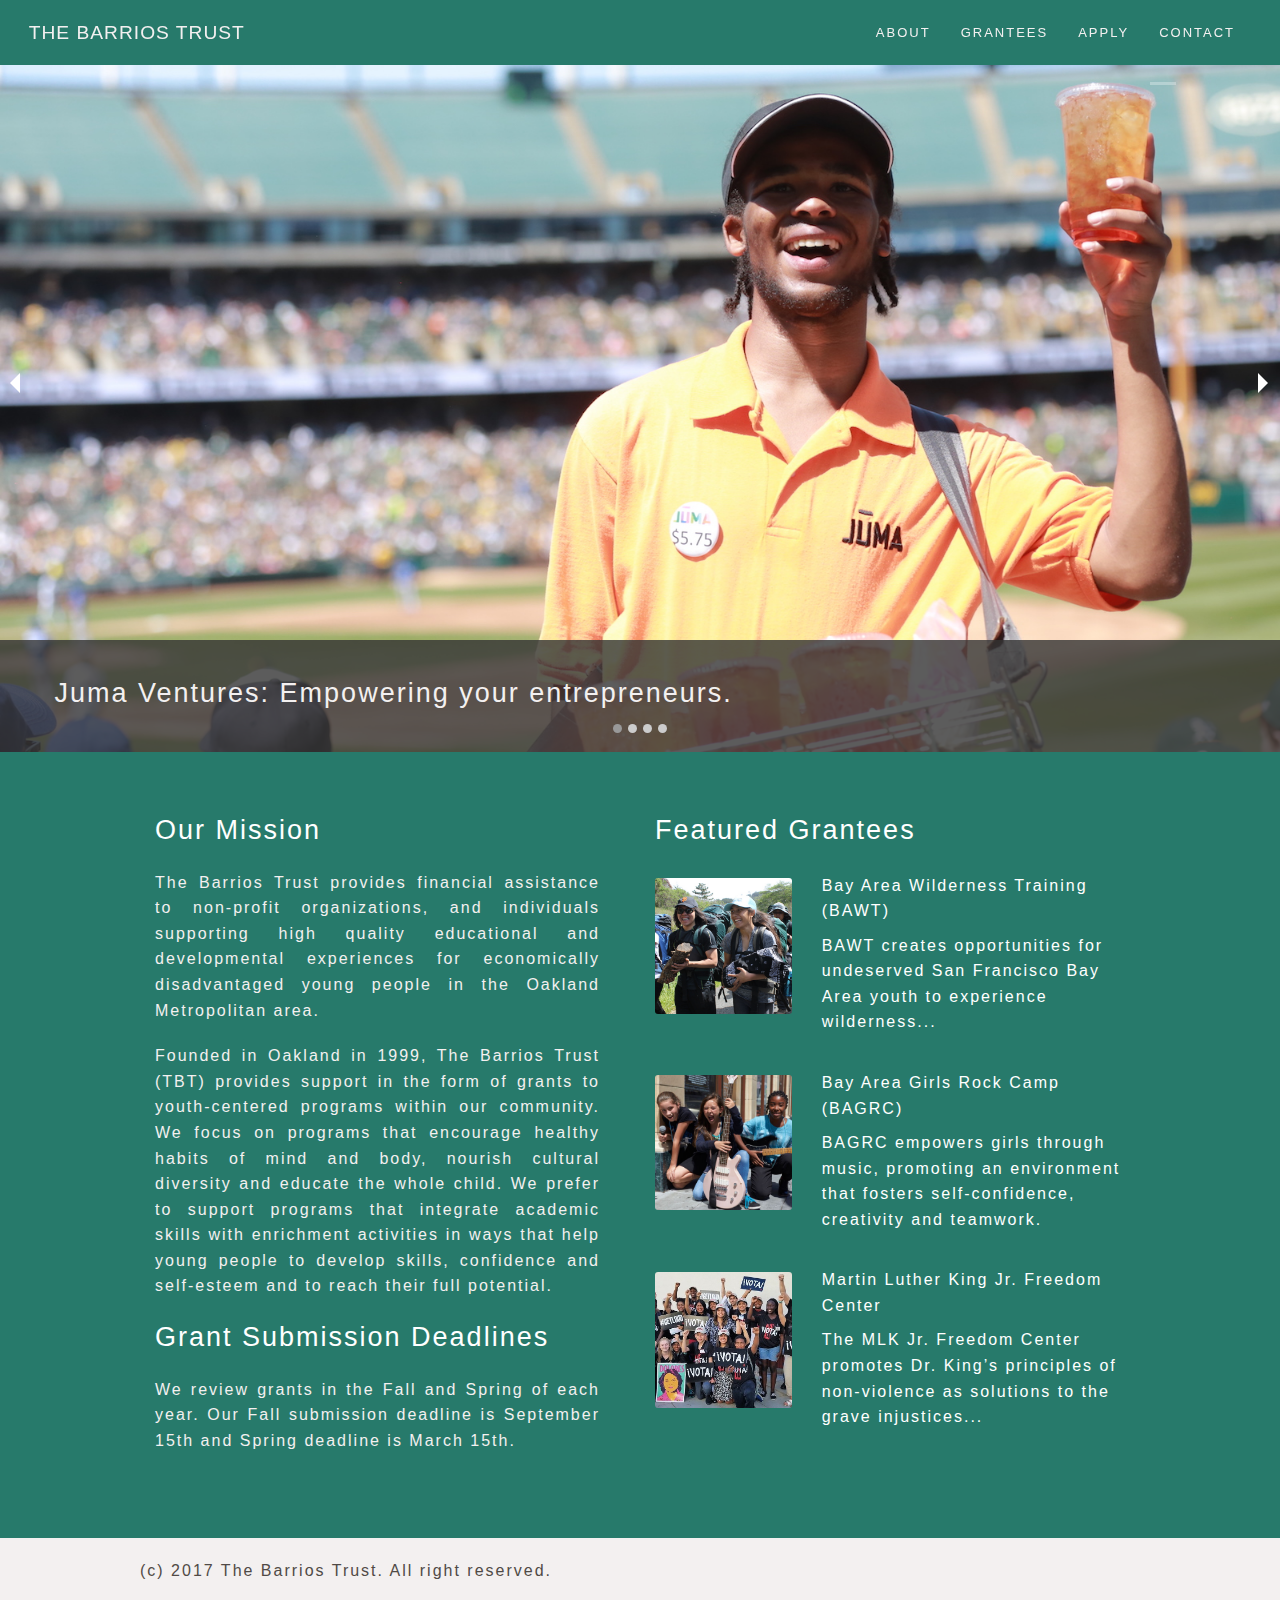
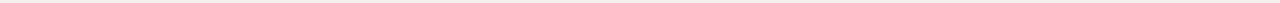
<file: index.html>
<!DOCTYPE html>
<html>
<head>
<title>The Barrios Trust</title>
<meta charset="utf-8" />

<!-- Set the viewport width to device width for mobile -->
<meta name="viewport" content="width=device-width" />
<!-- Included CSS Files, use foundation.css if you do not want minified code -->
<link rel="stylesheet" href="./stylesheets/foundation.css">
<link rel="stylesheet" href="./stylesheets/normalize.css">
<link rel="stylesheet" href="./stylesheets/application.css">
<!-- Custom Modernizr for Foundation -->
<script src="./javascripts/vendor/modernizr.js"></script>

</head>
<body>
<div ng-view class="view-frame">
  <div class="off-canvas-wrap">
    <div class="inner-wrap">

      <aside class="left-off-canvas-menu">

        <ul class="off-canvas-list">
          <li><a href="#">Barrios Trust</a></li>
          <li><a href="about.html">About</a></li>
          <li><a href="past-grants.html">Grantees</a></li>
          <li><a href="apply.html">Apply</a></li>
          <li><a href="contact.html">Contact</a></li>
        </ul>
      </aside>
      <nav class="tab-bar show-for-small" id="small-top-bar">
        <a class="left-off-canvas-toggle menu-icon" href="#">
          <span>BARRIOS</span>
        </a>
      </nav>
      <nav id="top-nav" class="top-bar hide-for-small dark-turqouise" data-topbar>
        <ul class="title-area">   
              <a href="/"><h3 class="name" id="org-name">The Barrios Trust</h3></a>
            </li>
        </ul>
        <section class="top-bar-section big-nav-tabs">
          <ul class="right right-nav" id="top-bar-ul">
            <li><a href="about.html">About</a></li>
            <li><a href="past-grants.html">Grantees</a></li>
            <li><a href="apply.html">Apply</a></li>
            <li><a href="contact.html">Contact</a></li>
          </ul>
        </section>
      </nav>    
      
      <div>
        <ul class="example-orbit" data-orbit>
          <li>
            <img src="./images/juma_2.jpg" alt="slide 1" />
            <div class="orbit-caption">
              <h3>Juma Ventures: Empowering your entrepreneurs.</h3>
            </div>
          </li>
          <li>
            <img src="./images/bay_area_wilderness.jpg" alt="slide 2"/>
            <div class="orbit-caption">
              <h3>Bay Area Wildness Training: Supporting youth to explore the outdoors.</h3>
            </div>
          </li>
          <li>
            <img src="./images/VOTA.jpg" alt="slide 3" />
            <div class="orbit-caption">
              <h3>Martin Luther King Jr. Freedom Center: Engaging youth in civil society.</h3>
            </div>
          </li>
          <li>
            <img src="./images/hidden_genius_1.jpg" alt="slide 4" />
            <div class="orbit-caption">
             <h3>Hidden Genius Project: Revealing genius within black male youth.</h3>
            </div>
          </li>
        </ul>
      </div>
      <div class="dark-turqouise feature-section padded-section">
        <div class="row centered-text">
          <div class="medium-6 large-6 columns supporticons" style="padding-right: 40px;">
              <a href="./about.html">
                <h3 style="color: white; font-weight: lighter;">Our Mission</h3>
              </a>
              <p class="margin-top-20px text-justify">The Barrios Trust provides financial assistance to non-profit organizations, and individuals supporting high quality educational and developmental experiences for economically disadvantaged young people in the Oakland Metropolitan area.</p>
              <p class="text-justify">Founded in Oakland in 1999, The Barrios Trust (TBT) provides support in the form of grants to youth-centered programs within our community. We focus on programs that encourage healthy habits of mind and body, nourish cultural diversity and educate the whole child. We prefer to support programs that integrate academic skills with enrichment activities in ways that help young people to develop skills, confidence and self-esteem and to reach their full potential.</p>
              <a href="./apply.html">
                <h3 style="color: white; font-weight: lighter;">Grant Submission Deadlines</h3>
              </a>
              <p class="margin-top-20px text-justify">We review grants in the Fall and Spring of each year. Our Fall submission deadline is September 15th and Spring deadline is March 15th.</p>
          </div>
          <div class="medium-6 large-6 columns supporticons featured-grants">
              <a href="past-grants.html">
                <h3 style="color: white; font-weight: lighter;">Featured Grantees</h3>
              </a>
              <div class="row margin-top-20px">
                <a href="past-grants.html">   
                  <div class="medium-4 large-4 columns supporticons margin-top-20px">
                    <img style="border-radius: 3px;" src="./images/wilderness_training_square.jpg">
                  </div>
                  <div class="medium-8 large-8 columns supporticons">
                    <p style="margin-top: 15px; font-weight: normal;">Bay Area Wilderness Training (BAWT)</p>
                    <p style="margin-top: -.7em">BAWT creates opportunities for undeserved San Francisco Bay Area youth to experience wilderness...</p>
                  </div>
                </a>
              </div>
              <div class="row margin-top-20px">
                <a href="past-grants.html"> 
                  <div class="medium-4 large-4 columns supporticons margin-top-20px">
                    <img style="border-radius: 3px;" src="./images/girls_rock_square.jpg">
                  </div>
                  <div class="medium-8 large-8 columns supporticons">
                    <p style="margin-top: 15px; font-weight: normal;">Bay Area Girls Rock Camp (BAGRC)</p>
                    <p style="margin-top: -.7em">BAGRC empowers girls through music, promoting an environment that fosters self-confidence, creativity and teamwork.</p>
                  </div>
                </a> 
              </div>
              <div class="row margin-top-20px">
                <a href="past-grants.html"> 
                  <div class="medium-4 large-4 columns supporticons margin-top-20px">
                    <img style="border-radius: 3px;" src="./images/VOTA_square.jpg">
                  </div>
                  <div class="medium-8 large-8 columns supporticons">
                    <p style="margin-top: 15px; font-weight: normal;">Martin Luther King Jr. Freedom Center</p>
                    <p style="margin-top: -.7em">The MLK Jr. Freedom Center promotes Dr. King’s principles of non-violence as solutions to the grave injustices...</p>
                  </div>
                </a>
              </div>

          </div>

      </div>

    </div>
      <footer>
        <div>
          <div class="row centered-text">
            <p> (c) 2017 The Barrios Trust. All right reserved.<!-- See our <a href="#">terms of use.</a>--></p>
          </div>
        </div>
      </footer>
    </div>
  </div>
</div>
<!-- Latest version of jQuery -->
<script src="./javascripts/jquery.js"></script>
<!-- Included JS Files (Minified) -->
<script src="./javascripts/foundation.min.js"></script>
<script>
$(document).foundation({
  orbit: {
    animation: 'slide',
    timer_speed: 3000,
    next_on_click: true,
    slide_number: false,
    pause_on_hover: false,
    pause_on_mousein: false,
    animation_speed: 2000,
    navigation_arrows: true,
    resume_on_mouseout: true,
    bullets: true,
    circular: true,
    swipe: true
  }
});
</script>
<script type="./javascripts/foundation/foundation.offcanvas.js"></script>
</body>
</html>
</file>
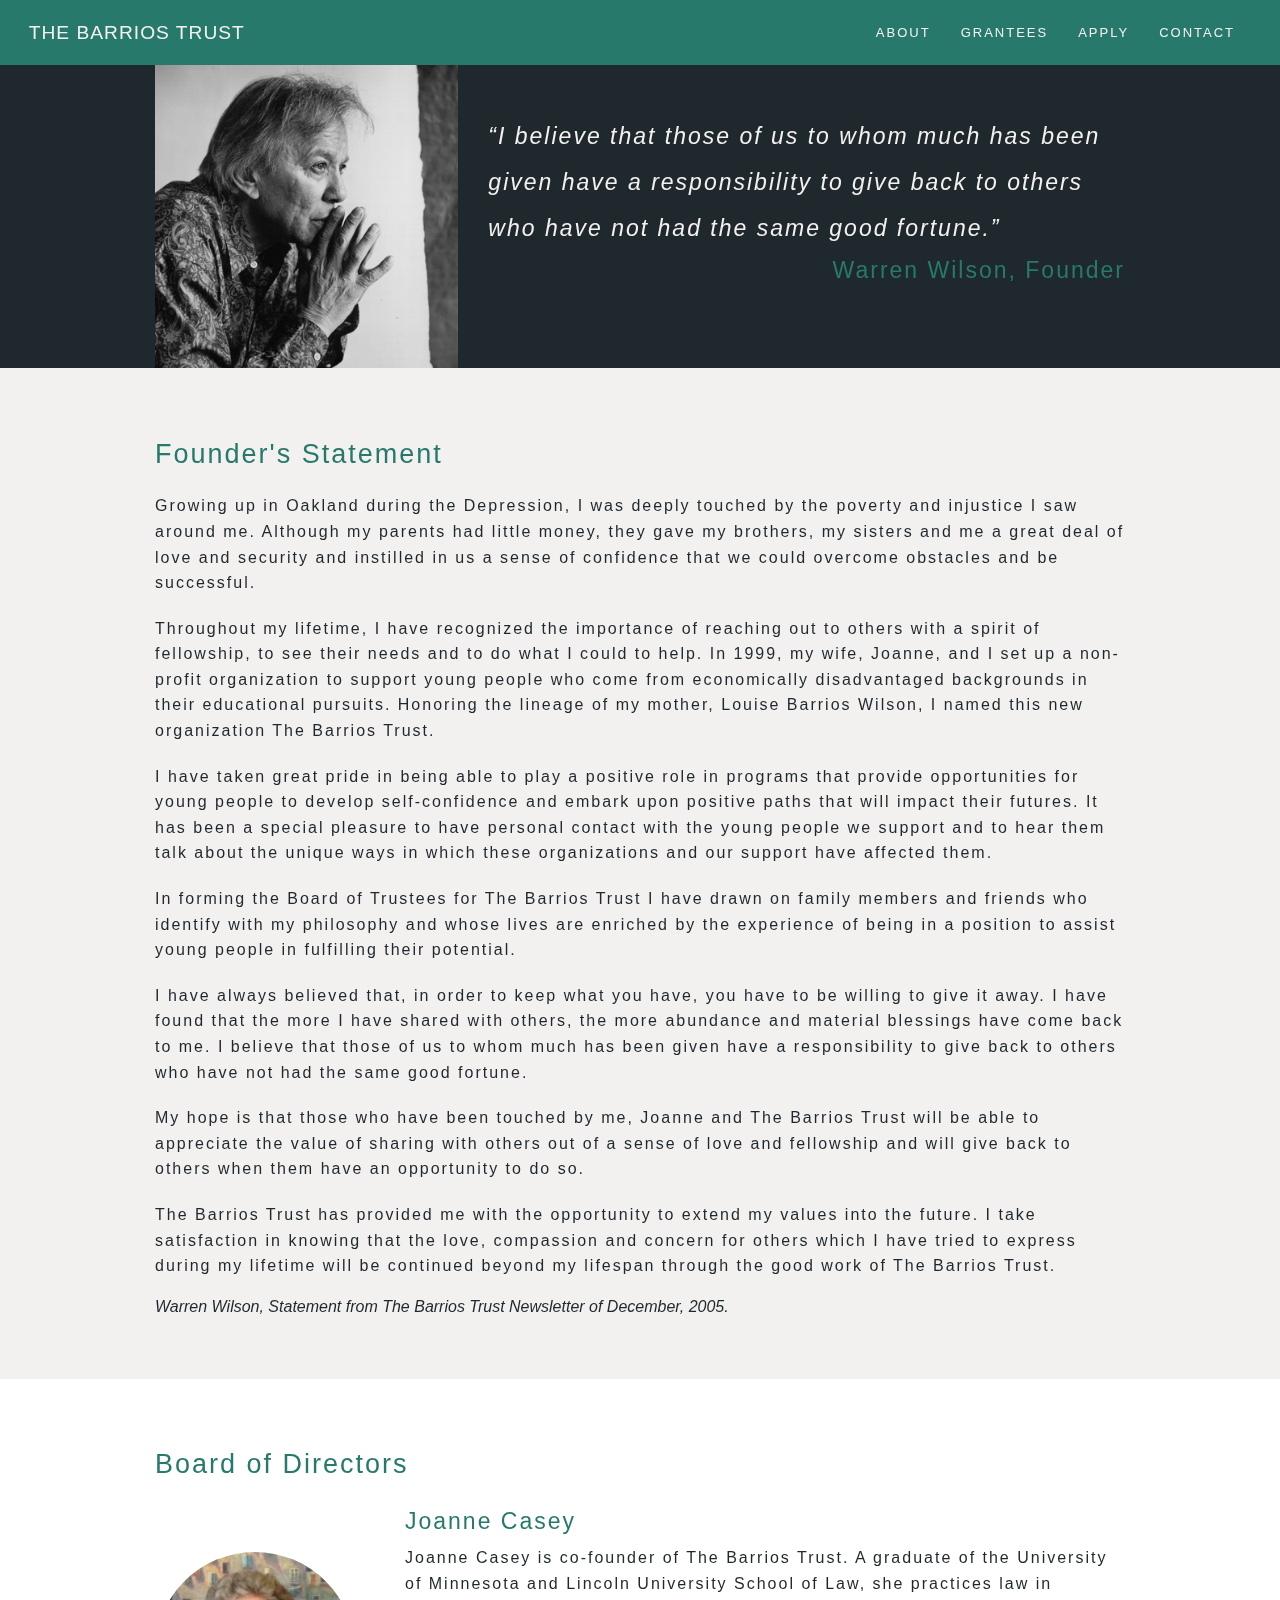
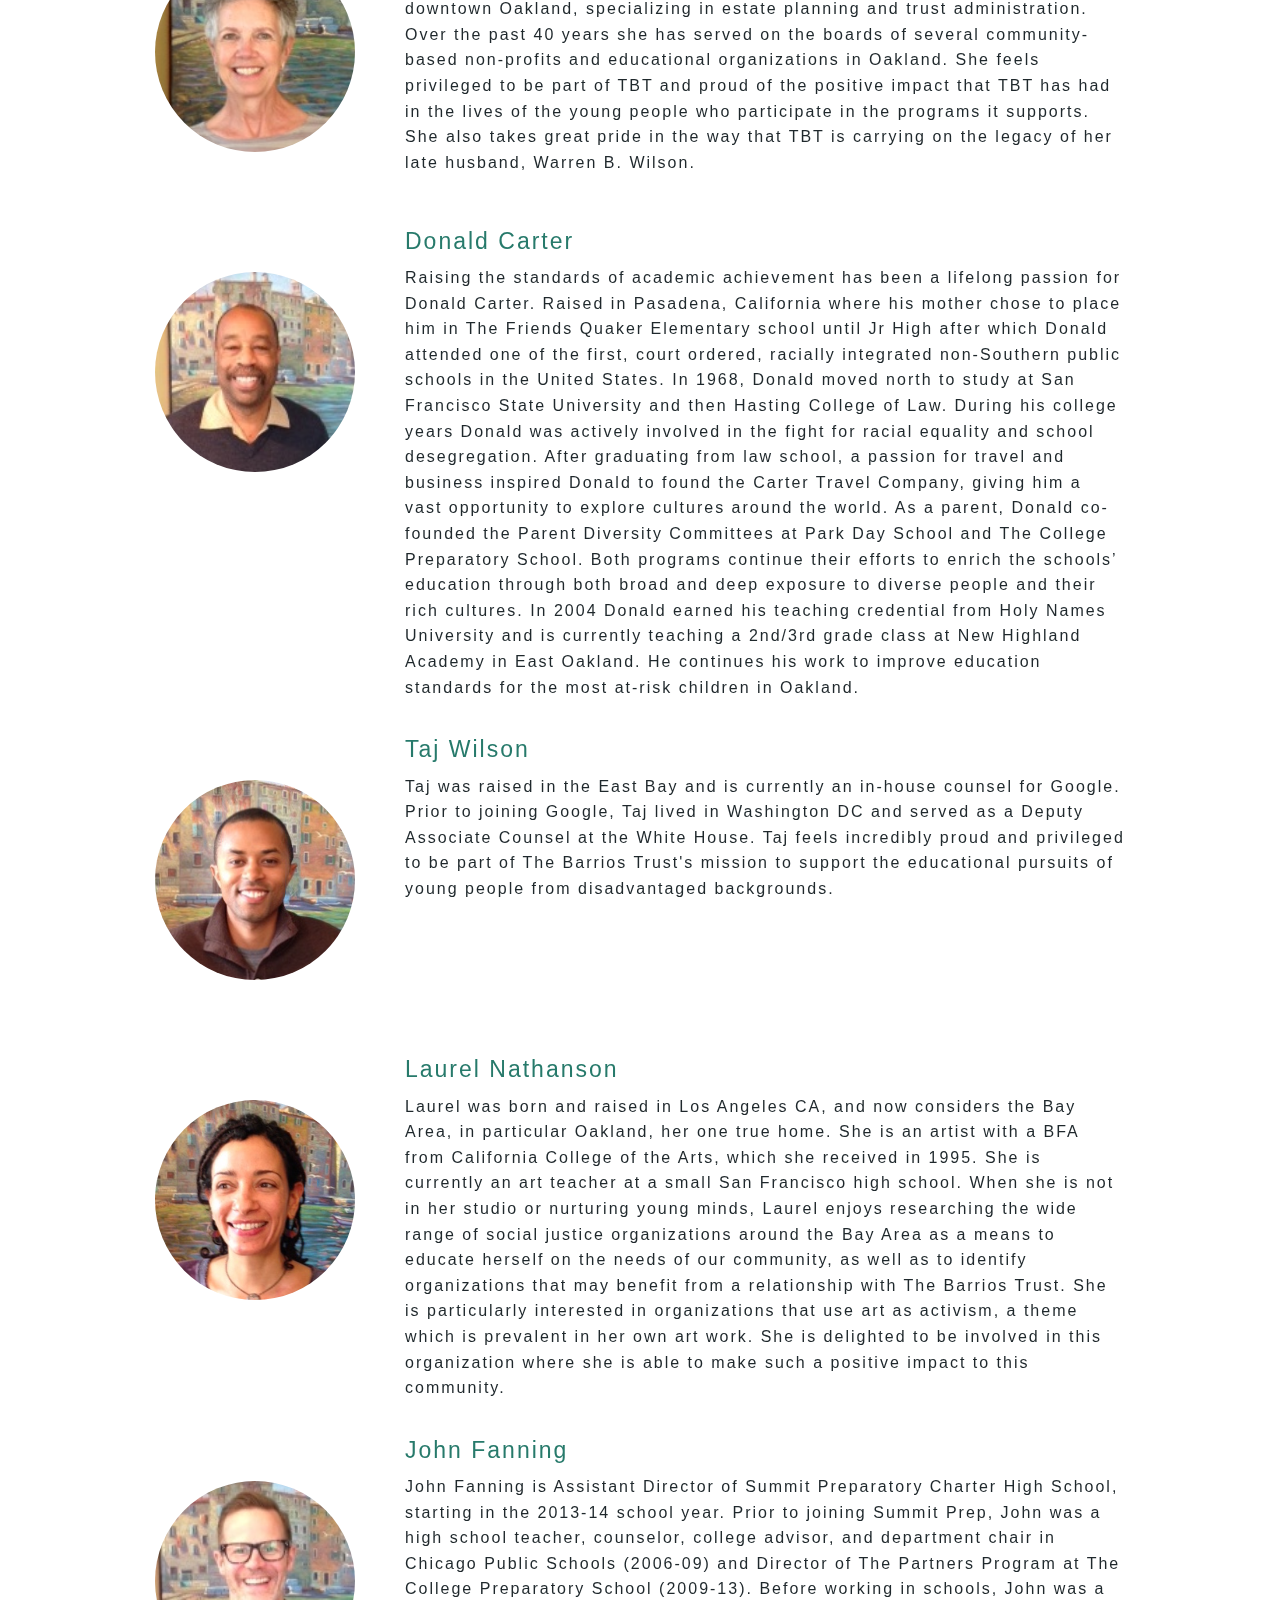
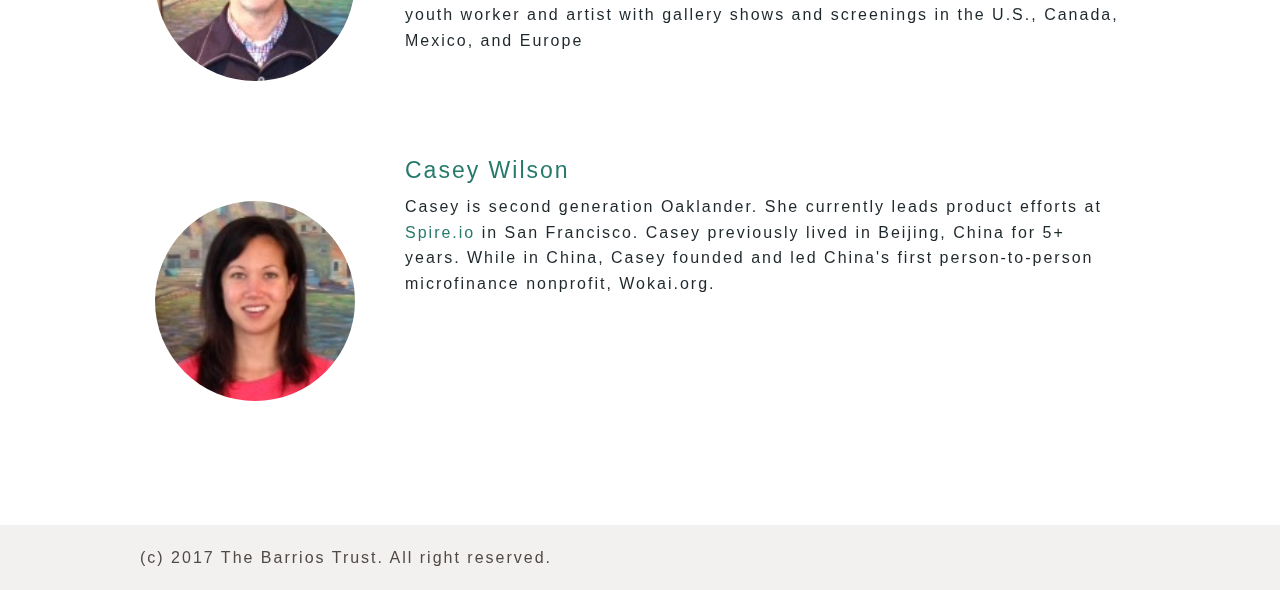
<file: about.html>
<!DOCTYPE html>
<html>
<head>
<title>The Barrios Trust</title>
<meta charset="utf-8" />

<!-- Set the viewport width to device width for mobile -->
<meta name="viewport" content="width=device-width" />
<!-- Included CSS Files, use foundation.css if you do not want minified code -->
<link rel="stylesheet" href="./stylesheets/foundation.css">
<link rel="stylesheet" href="./stylesheets/normalize.css">
<link rel="stylesheet" href="./stylesheets/application.css">
<!-- Custom Modernizr for Foundation -->
<script src="./javascripts/vendor/modernizr.js"></script>

</head>
<body>
<div class="off-canvas-wrap">
  <div class="inner-wrap">
    <aside class="left-off-canvas-menu">

      <ul class="off-canvas-list">
        <li><a href="index.html">Barrios Trust</a></li>
        <li><a href="about.html">About Us</a></li>
        <li><a href="past-grants.html">Past Grants</a></li>
        <li><a href="apply.html">Apply</a></li>
        <li><a href="contact.html">Contact</a></li>
      </ul>
    </aside>
    <nav class="tab-bar show-for-small" id="small-top-bar">
      <a class="left-off-canvas-toggle menu-icon" href="#">
        <span>BARRIOS</span>
      </a>
    </nav>
    <nav id="top-nav" class="top-bar hide-for-small dark-turqouise" data-topbar>
      <ul class="title-area">   
          <li>
            <a href="index.html"><h3 class="name" id="org-name">The Barrios Trust</h3></a>
          </li>
      </ul>
      <section class="top-bar-section big-nav-tabs">
        <ul class="right right-nav" id="top-bar-ul">
          <li><a href="about.html">About</a></li>
          <li><a href="past-grants.html">Grantees</a></li>
          <li><a href="apply.html">Apply</a></li>
          <li><a href="contact.html">Contact</a></li>
        </ul>
      </section>
    </nav>
    <!--<div class="founder-feature">
      <div>
        <img src="./images/warren_barrios_trust.gif">
      </div>
      <div class='warren-quote'>
        <h3>“I believe that those of us to whom much has been given have a responsibility to give back to others who have not had the same good fortune.”</h3>
      </div>
    </div>-->
    <div style="background-color: #1F282C">
      <div class="row" >
        
          <div class="medium-6 large-4 columns">
            <img class="founder-photo" src="./images/warren_barrios_trust.gif">
          </div>
          <div class='medium-6 large-8 columns warren-quote'>
            <h4>“I believe that those of us to whom much has been given have a responsibility to give back to others who have not had the same good fortune.”</h4>
            <h4 class="text-right">Warren Wilson, Founder</h4>
          </div>
        
      </div>
    </div>
    <div style='background-color: #F3F0F0;'>
      <div class="row padded-section">
        <div class="medium-12 large-12 columns ">
          <h3>Founder's Statement</h3>

          <p class="margin-top-20px">Growing up in Oakland during the Depression, I was deeply touched by the poverty and injustice I saw around me.  Although my parents had little money, they gave my brothers, my sisters and me a great deal of love and security and instilled in us a sense of confidence that we could overcome obstacles and be successful.</p>

          <p>Throughout my lifetime, I have recognized the importance of reaching out to others with a spirit of fellowship, to see their needs and to do what I could to help.  In 1999, my wife, Joanne, and I set up a non-profit organization to support young people who come from economically disadvantaged backgrounds in their educational pursuits.  Honoring the lineage of my mother, Louise Barrios Wilson, I named this new organization The Barrios Trust.</p>

          <p>I have taken great pride in being able to play a positive role in programs that provide opportunities for young people to develop self-confidence and embark upon positive paths that will impact their futures. It has been a special pleasure to have personal contact with the young people we support and to hear them talk about the unique ways in which these organizations and our support have affected them.</p>

          <p>In forming the Board of Trustees for The Barrios Trust I have drawn on family members and friends who identify with my philosophy and whose lives are enriched by the experience of being in a position to assist young people in fulfilling their potential.</p>

          <p>I have always believed that, in order to keep what you have, you have to be willing to give it away.  I have found that the more I have shared with others, the more abundance and material blessings have come back to me.  I believe that those of us to whom much has been given have a responsibility to give back to others who have not had the same good fortune.</p>

          <p>My hope is that those who have been touched by me, Joanne and The Barrios Trust will be able to appreciate the value of sharing with others out of a sense of love and fellowship and will give back to others when them have an opportunity to do so.</p>

          <p>The Barrios Trust has provided me with the opportunity to extend my values into the future.  I take satisfaction in knowing that the love, compassion and concern for others which I have tried to express during my lifetime will be continued beyond my lifespan through the good work of The Barrios Trust.</p>

          <cite>Warren Wilson, Statement from The Barrios Trust Newsletter of December, 2005.</cite>
        </div>
      </div>
    </div>
    <div class="row padded-section bio-section">
      <div class="medium-12 large-12 columns">
        <h3>Board of Directors</h3>
        <div class="row">
          <div class="medium-3 large-3 columns supporticons margin-top-20px" style="margin: 60px auto;">
            <img src="./images/joanne_casey.jpg">
          </div>
          <div class="medium-9 large-9 columns supporticons" style="margin-top: 10px;">
            <h4>Joanne Casey</h4>
            <p>Joanne Casey is co-founder of The Barrios Trust.  A graduate of the University of Minnesota and Lincoln University School of Law, she practices law in downtown Oakland, specializing in estate planning and trust administration.  Over the past 40 years she has served on the boards of several community-based non-profits and educational organizations in Oakland.  She feels privileged to be part of TBT and proud of the positive impact that TBT has had in the lives of the young people who participate in the programs it supports.  She also takes great pride in the way that TBT is carrying on the legacy of her late husband, Warren B. Wilson.</p>
          </div>
        </div>
        <div class="row">
          <div class="medium-3 large-3 columns supporticons margin-top-20px" style="margin: 60px auto;">
            <img src="./images/donald_carter.jpg">
          </div>
          <div class="medium-9 large-9 columns supporticons" style="margin-top: 10px;">
            <h4>Donald Carter</h4>
            <p>Raising the standards of academic achievement has been 
              a lifelong passion for Donald Carter. Raised in Pasadena, 
              California where his mother chose to place him in The 
              Friends Quaker Elementary school until Jr High after 
              which Donald attended one of the first, court ordered, 
              racially integrated non-Southern public schools in the 
              United States. In 1968, Donald moved north to study at 
              San Francisco State University and then Hasting College 
              of Law. During his college years Donald was actively 
              involved in the fight for racial equality and school 
              desegregation. After graduating from law school, a 
              passion for travel and business inspired Donald to found 
              the Carter Travel Company, giving him a vast opportunity 
              to explore cultures around the world. As a parent, Donald 
              co-founded the Parent Diversity Committees at Park Day 
              School and The College Preparatory School. Both 
              programs continue their efforts to enrich the schools’ 
              education through both broad and deep exposure to 
              diverse people and their rich cultures. 
              In 2004 Donald earned his teaching credential from Holy 
              Names University and is currently teaching a 2nd/3rd 
              grade class at New Highland Academy in East Oakland. 
              He continues his work to improve education standards for 
              the most at-risk children in Oakland.
            </p>
          </div>
        </div>
        <div class="row">
          <div class="medium-3 large-3 columns supporticons margin-top-20px" style="margin: 60px auto;">
            <img src="./images/taj.jpg">
          </div>
          <div class="medium-9 large-9 columns supporticons" style="margin-top: 10px;">
            <h4>Taj Wilson</h4>
            <p>Taj was raised in the East Bay and is currently an in-house counsel for Google. Prior to joining Google, Taj lived in Washington DC and served as a Deputy Associate Counsel at the White House. Taj feels incredibly proud and privileged to be part of The Barrios Trust's mission to support the educational pursuits of young people from disadvantaged backgrounds.</p>
          </div>
        </div>
        <div class="row">
          <div class="medium-3 large-3 columns supporticons margin-top-20px" style="margin: 60px auto;">
            <img src="./images/laurel.jpg">
          </div>
          <div class="medium-9 large-9 columns supporticons" style="margin-top: 10px;">
            <h4>Laurel Nathanson</h4>
            <p>Laurel was born and raised in Los Angeles CA, and now considers the Bay Area, in particular Oakland, her one true home. She is an artist with a BFA from California College of the Arts, which she received in 1995. She is currently an art teacher at a small San Francisco high school. When she is not in her studio or nurturing young minds, Laurel enjoys researching the wide range of social justice organizations around the Bay Area as a means to educate herself on the needs of our community, as well as to identify organizations that may benefit from a relationship with The Barrios Trust. She is particularly interested in organizations that use art as activism, a theme which is prevalent in her own art work. She is delighted to be involved in this organization where she is able to make such a positive impact to this community.</p>
          </div>
        </div>
        <div class="row">
          <div class="medium-3 large-3 columns supporticons margin-top-20px" style="margin: 60px auto;">
            <img src="./images/john_fanning.jpg">
          </div>
          <div class="medium-9 large-9 columns supporticons" style="margin-top: 10px;">
            <h4>John Fanning</h4>
            <p>John Fanning is Assistant Director of Summit Preparatory Charter High School, starting in the 2013-14 school year. Prior to joining Summit Prep,  John was a high school teacher, counselor, college advisor, and department chair in Chicago Public Schools (2006-09) and Director of The Partners Program at The College Preparatory School (2009-13). Before working in schools, John was a youth worker and artist with gallery shows and screenings in the U.S., Canada, Mexico, and Europe</p>
          </div>
        </div>
        <div class="row">
          <div class="medium-3 large-3 columns supporticons margin-top-20px" style="margin: 60px auto;">
            <img src="./images/casey_wilson.jpg">
          </div>
          <div class="medium-9 large-9 columns supporticons" style="margin-top: 10px;">
            <h4>Casey Wilson</h4>
            <p>Casey is second generation Oaklander. She currently leads product efforts at <a href="https://spire.io/">Spire.io</a> in San Francisco. Casey previously lived in Beijing, China for 5+ years. While in China, Casey founded and led China's first person-to-person microfinance nonprofit, Wokai.org.</p>
          </div>
        </div>
      </div> 
    </div>

    <footer>
      <div>
        <div class="row centered-text">
          <p> (c) 2017 The Barrios Trust. All right reserved.<!-- See our <a href="#">terms of use.</a>--></p>
        </div>
      </div>
    </footer>
  </div>
</div>
<!-- Latest version of jQuery -->
<script src="./javascripts/jquery.js"></script>
<!-- Included JS Files (Minified) -->
<script src="./javascripts/foundation.min.js"></script>
<script type="./javascripts/foundation/foundation.offcanvas.js"></script>
<script>
  $(document).foundation();
</script>
</body>
</html>
</file>
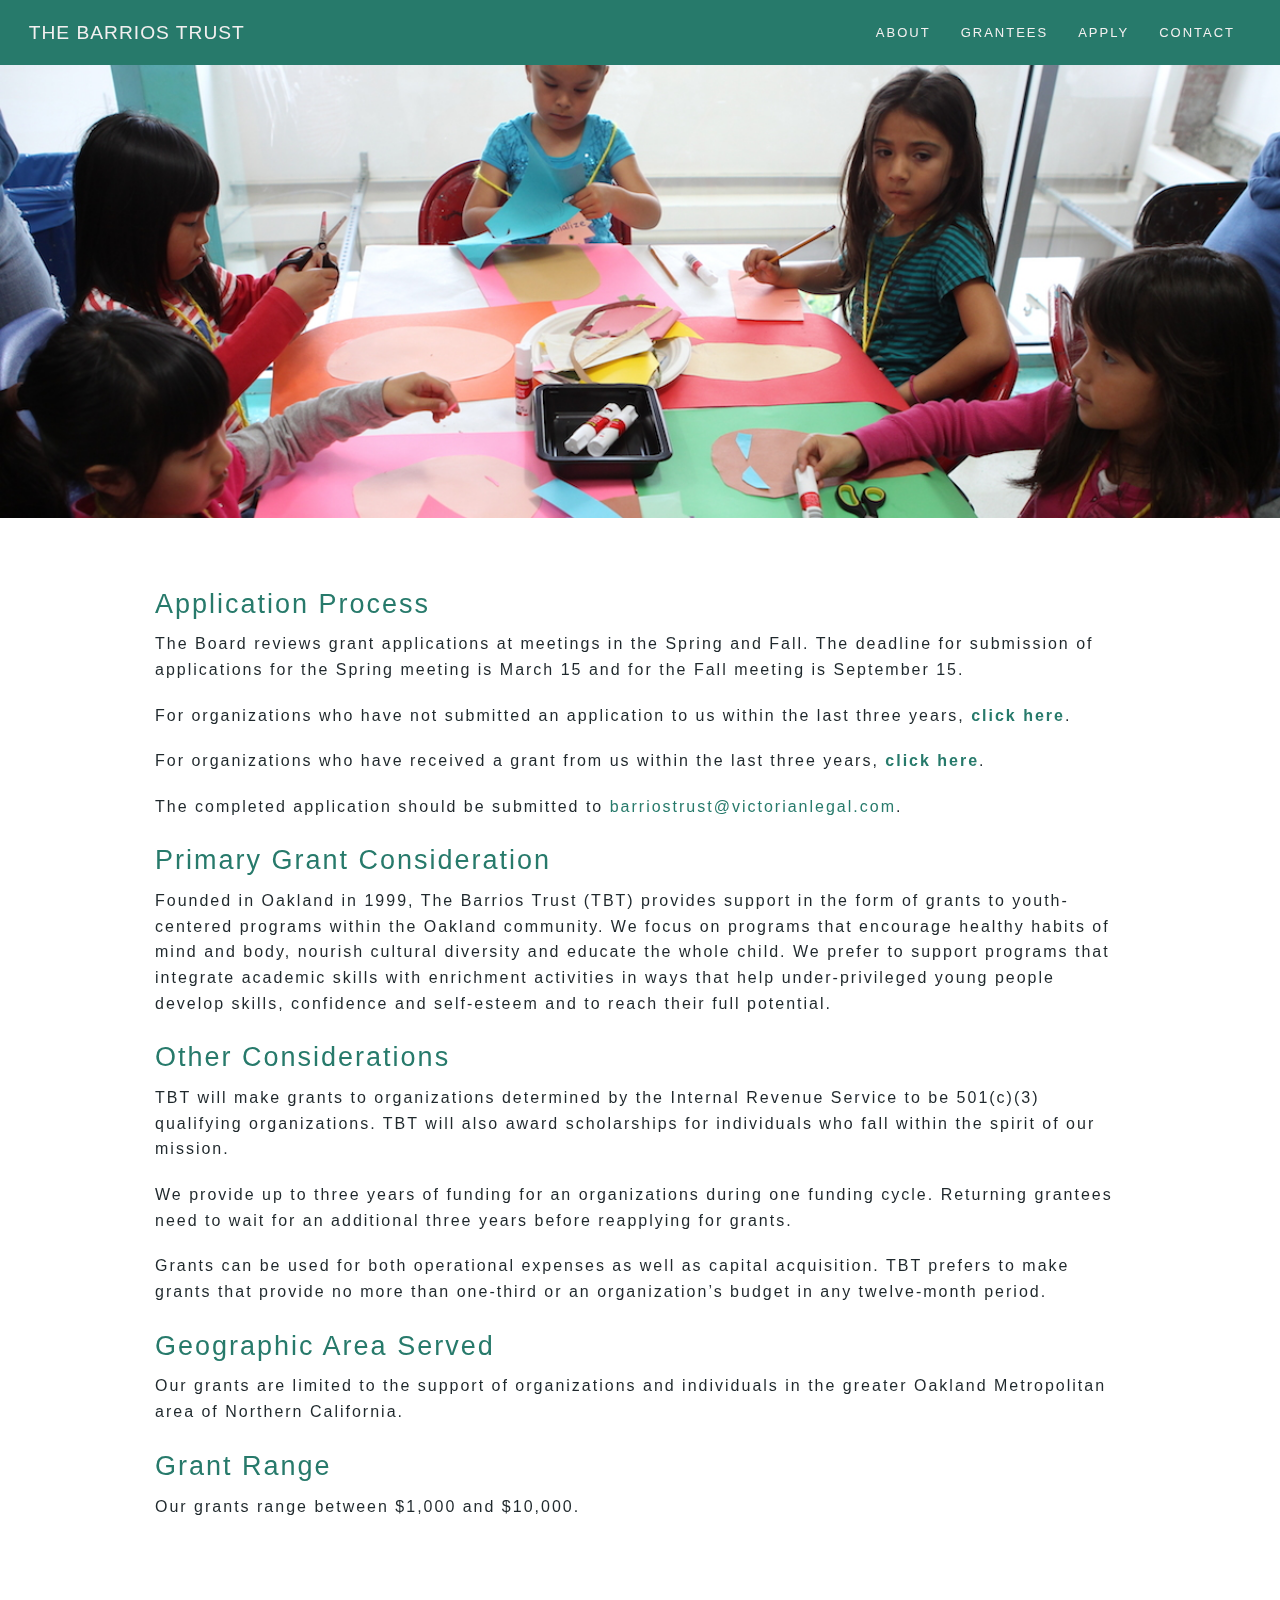
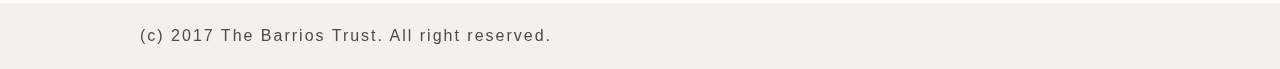
<file: apply.html>
<!DOCTYPE html>
<html>
<head>
<title>The Barrios Trust</title>
<meta charset="utf-8" />

<!-- Set the viewport width to device width for mobile -->
<meta name="viewport" content="width=device-width" />
<!-- Included CSS Files, use foundation.css if you do not want minified code -->
<link rel="stylesheet" href="./stylesheets/foundation.css">
<link rel="stylesheet" href="./stylesheets/normalize.css">
<link rel="stylesheet" href="./stylesheets/application.css">
<!-- Custom Modernizr for Foundation -->
<script src="./javascripts/vendor/modernizr.js"></script>

</head>
<body>
<div ng-view class="view-frame">
  <div class="off-canvas-wrap">
    <div class="inner-wrap">

      <aside class="left-off-canvas-menu">

        <ul class="off-canvas-list">
          <li><a href="index.html">Barrios Trust</a></li>
          <li><a href="about.html">About</a></li>
          <li><a href="past-grants.html">Grantees</a></li>
          <li><a href="apply.html">Apply</a></li>
          <li><a href="contact.html">Contact</a></li>
        </ul>
      </aside>
      <nav class="tab-bar show-for-small" id="small-top-bar">
        <a class="left-off-canvas-toggle menu-icon" href="#">
          <span>BARRIOS</span>
        </a>
      </nav>
      <nav id="top-nav" class="top-bar hide-for-small dark-turqouise" data-topbar>
        <ul class="title-area">   
            <li>
              <a href="index.html"><h3 class="name" id="org-name">The Barrios Trust</h3></a>
            </li>
        </ul>
        <section class="top-bar-section big-nav-tabs">
          <ul class="right right-nav" id="top-bar-ul">
            <li><a href="about.html">About</a></li>
            <li><a href="past-grants.html">Grantees</a></li>
            <li><a href="apply.html">Apply</a></li>
            <li><a href="contact.html">Contact</a></li>
          </ul>
        </section>
      </nav>
      <div class="photo-banner">
        <img src="./images/apply.jpg">
      </div>
      <div class="row padded-section">
        <div class="medium-12 large-12 columns">
          <h3>Application Process</h3>
          <p>The Board reviews grant applications at meetings in the Spring and Fall. The deadline for submission of applications for the Spring meeting is March 15 and for the Fall meeting is September 15.</p>
          <p>For organizations who have not submitted an application to us within the last three years, <a href="./files/barrios_trust_grant_application.pdf"><strong>click here</strong></a>.</p> 
          <p>For organizations who have received a grant from us within the last three years, <a href=""><strong>click here</strong></a>.</p>
          <p>The completed application should be submitted to <a href="mailto:barriostrust@victorianlegal.com">barriostrust@victorianlegal.com</a>.</p>
        </div>
        <div class="medium-12 large-12 columns">
          <h3>Primary Grant Consideration</h3>
          <p>Founded in Oakland in 1999, The Barrios Trust (TBT) provides support in the form of grants to youth-centered programs within the Oakland community. We focus on programs that encourage healthy habits of mind and body, nourish cultural diversity and educate the whole child. We prefer to support programs that integrate academic skills with enrichment activities in ways that help under-privileged young people develop skills, confidence and self-esteem and to reach their full potential.</p>
        </div>
        <div class="medium-12 large-12 columns">
          <h3>Other Considerations</h3>
          <p>TBT will make grants to organizations determined by the Internal Revenue Service to be 501(c)(3) qualifying organizations. TBT will also award scholarships for individuals who fall within the spirit of our mission.</p>
          <p>We provide up to three years of funding for an organizations during one funding cycle. Returning grantees need to wait for an additional three years before reapplying for grants.</p>
          <p>Grants can be used for both operational expenses as well as capital acquisition. TBT prefers to make grants that provide no more than one-third or an organization’s budget in any twelve-month period.</p>
        </div>
        <div class="medium-12 large-12 columns">
          <h3>Geographic Area Served</h3>
          <p>Our grants are limited to the support of organizations and individuals in the greater Oakland Metropolitan area of Northern California.</p>
        </div>
        <div class="medium-12 large-12 columns">
          <h3>Grant Range</h3>
          <p>Our grants range between $1,000 and $10,000.</p>
        </div>
        

        
      </div>

      <footer>
        <div>
          <div class="row centered-text">
            <p> (c) 2017 The Barrios Trust. All right reserved.<!-- See our <a href="#">terms of use.</a>--></p>
          </div>
        </div>
      </footer>
    </div>
  </div>
</div>
<!-- Latest version of jQuery -->
<script src="./javascripts/jquery.js"></script>
<!-- Included JS Files (Minified) -->
<script src="./javascripts/foundation.min.js"></script>
<script type="./javascripts/foundation/foundation.offcanvas.js"></script>
<script>
  $(document).foundation();
</script>
</body>
</html>
</file>
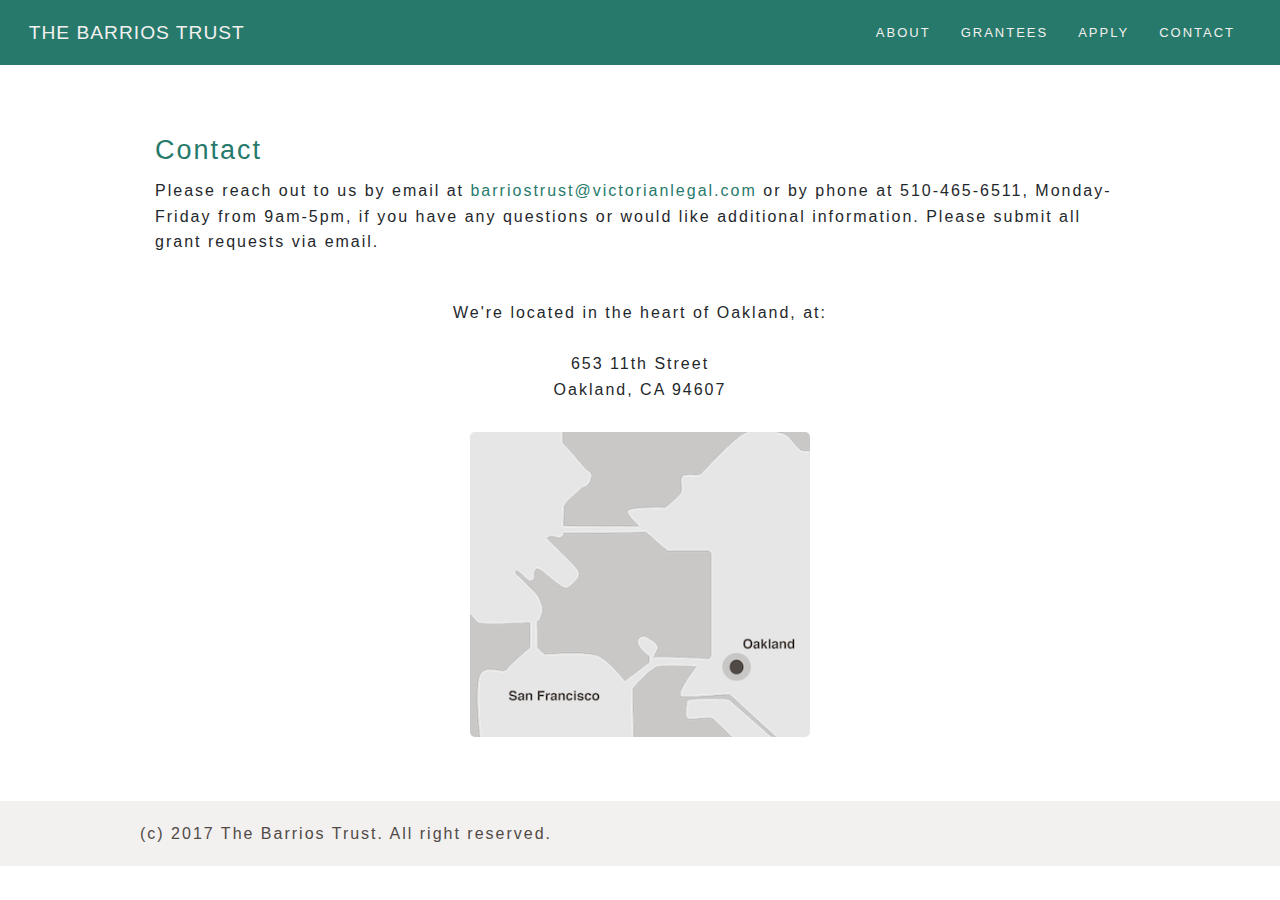
<file: contact.html>
<!DOCTYPE html>
<html>
<head>
<title>The Barrios Trust</title>
<meta charset="utf-8" />

<!-- Set the viewport width to device width for mobile -->
<meta name="viewport" content="width=device-width" />
<!-- Included CSS Files, use foundation.css if you do not want minified code -->
<link rel="stylesheet" href="./stylesheets/foundation.css">
<link rel="stylesheet" href="./stylesheets/normalize.css">
<link rel="stylesheet" href="./stylesheets/application.css">
<!-- Custom Modernizr for Foundation -->
<script src="./javascripts/vendor/modernizr.js"></script>

</head>
<body>
<div ng-view class="view-frame">
  <div class="off-canvas-wrap">
    <div class="inner-wrap">

      <aside class="left-off-canvas-menu">

        <ul class="off-canvas-list">
          <li><a href="index.html">Barrios Trust</a></li>
          <li><a href="about.html">About</a></li>
          <li><a href="past-grants.html">Grantees</a></li>
          <li><a href="apply.html">Apply</a></li>
          <li><a href="contact.html">Contact</a></li>
        </ul>
      </aside>
      <nav class="tab-bar show-for-small" id="small-top-bar">
        <a class="left-off-canvas-toggle menu-icon" href="#">
          <span>BARRIOS</span>
        </a>
      </nav>
      <nav id="top-nav" class="top-bar hide-for-small dark-turqouise" data-topbar>
        <ul class="title-area">   
              <a href="index.html"><h3 class="name" id="org-name">The Barrios Trust</h3></a>
            </li>
        </ul>
        <section class="top-bar-section big-nav-tabs">
          <ul class="right right-nav" id="top-bar-ul">
            <li><a href="about.html">About</a></li>
            <li><a href="past-grants.html">Grantees</a></li>
            <li><a href="apply.html">Apply</a></li>
            <li><a href="contact.html">Contact</a></li>
          </ul>
        </section>
      </nav>
      <div style="background-color:white" >
        <div class="row padded-section">
          <div class="medium-12 large-12 columns">
            <h3>Contact</h3>
            <p>Please reach out to us by email at <a href="mailto:barriostrust@victorianlegal.com">barriostrust@victorianlegal.com</a> or by phone at 510-465-6511, Monday-Friday from 9am-5pm, if you have any questions or would like additional information. Please submit all grant requests via email.</p>
          </div>
          <div class="row">
            <div class="medium-6 large-6 columns large-offset-3 medium-offset-3">
              <p style="margin-top: 25px; text-align: center;">We're located in the heart of Oakland, at:
                  <br><br>
                  653 11th Street<br>
                  Oakland, CA 94607<br>
                </p>
                <div class="map-holder">
                  <img class="map" src="./images/bay_area_map.png">
                </div>
              <!-- <section class="body">
                

              </section> -->
            </div>
          </div>
          <!-- <div class="medium-6 large-6 columns hide-for-small">
              <p style="margin-top: 25px; text-align: center;">We're located in the heart of Oakland, at:
                <br><br>
                653 11th Street<br>
                Oakland, CA 94607<br>
              </p>
              <div class="map-holder">
                <img class="map" src="./images/bay_area_map.png">
              </div>
              
          </div> -->
        </div>
        <footer>
          <div>
            <div class="row centered-text">
              <p> (c) 2017 The Barrios Trust. All right reserved.<!-- See our <a href="#">terms of use.</a>--></p>
            </div>
          </div>
        </footer>
      </div>
    </div>
  </div>
</div>
<!-- Latest version of jQuery -->
<script src="./javascripts/jquery.js"></script>
<!-- Included JS Files (Minified) -->
<script src="./javascripts/foundation.min.js"></script>
<script type="./javascripts/foundation/foundation.offcanvas.js"></script>
<script>
  $(document).foundation();
</script>
</body>
</html>
</file>
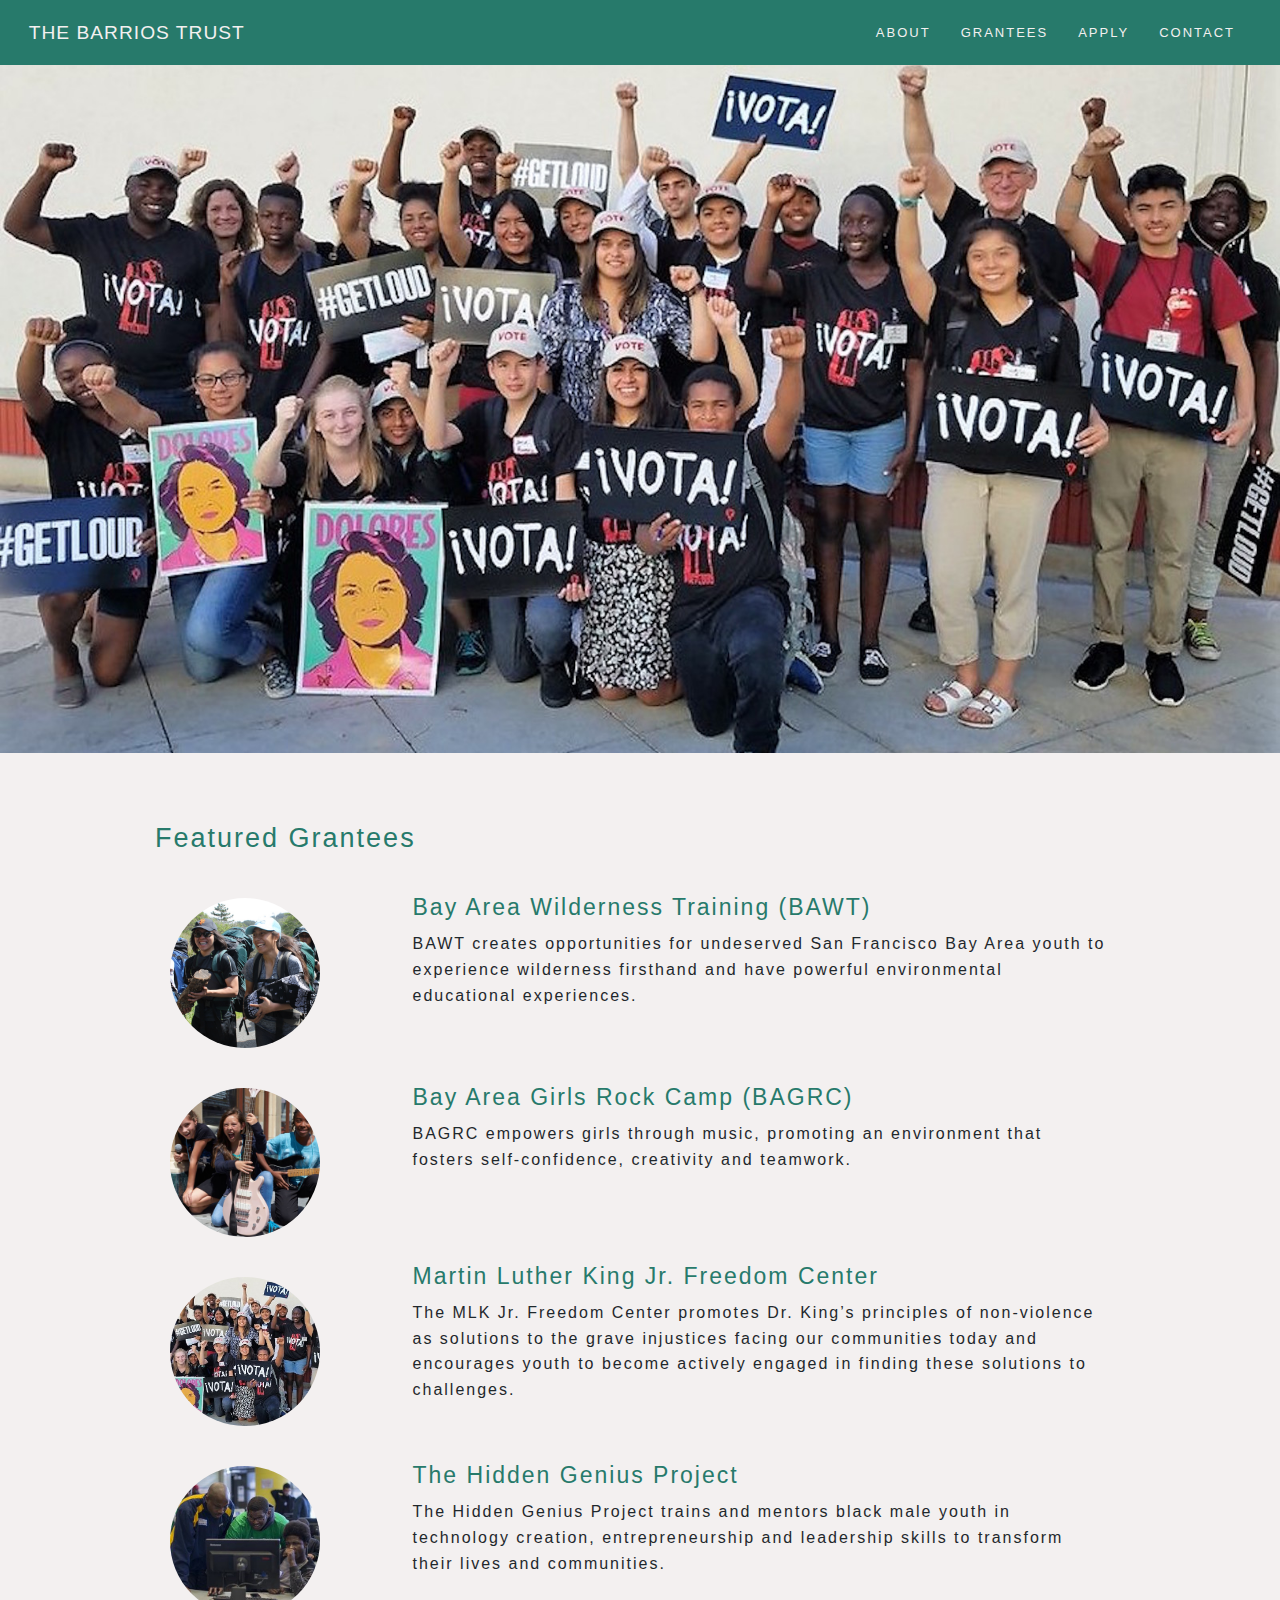
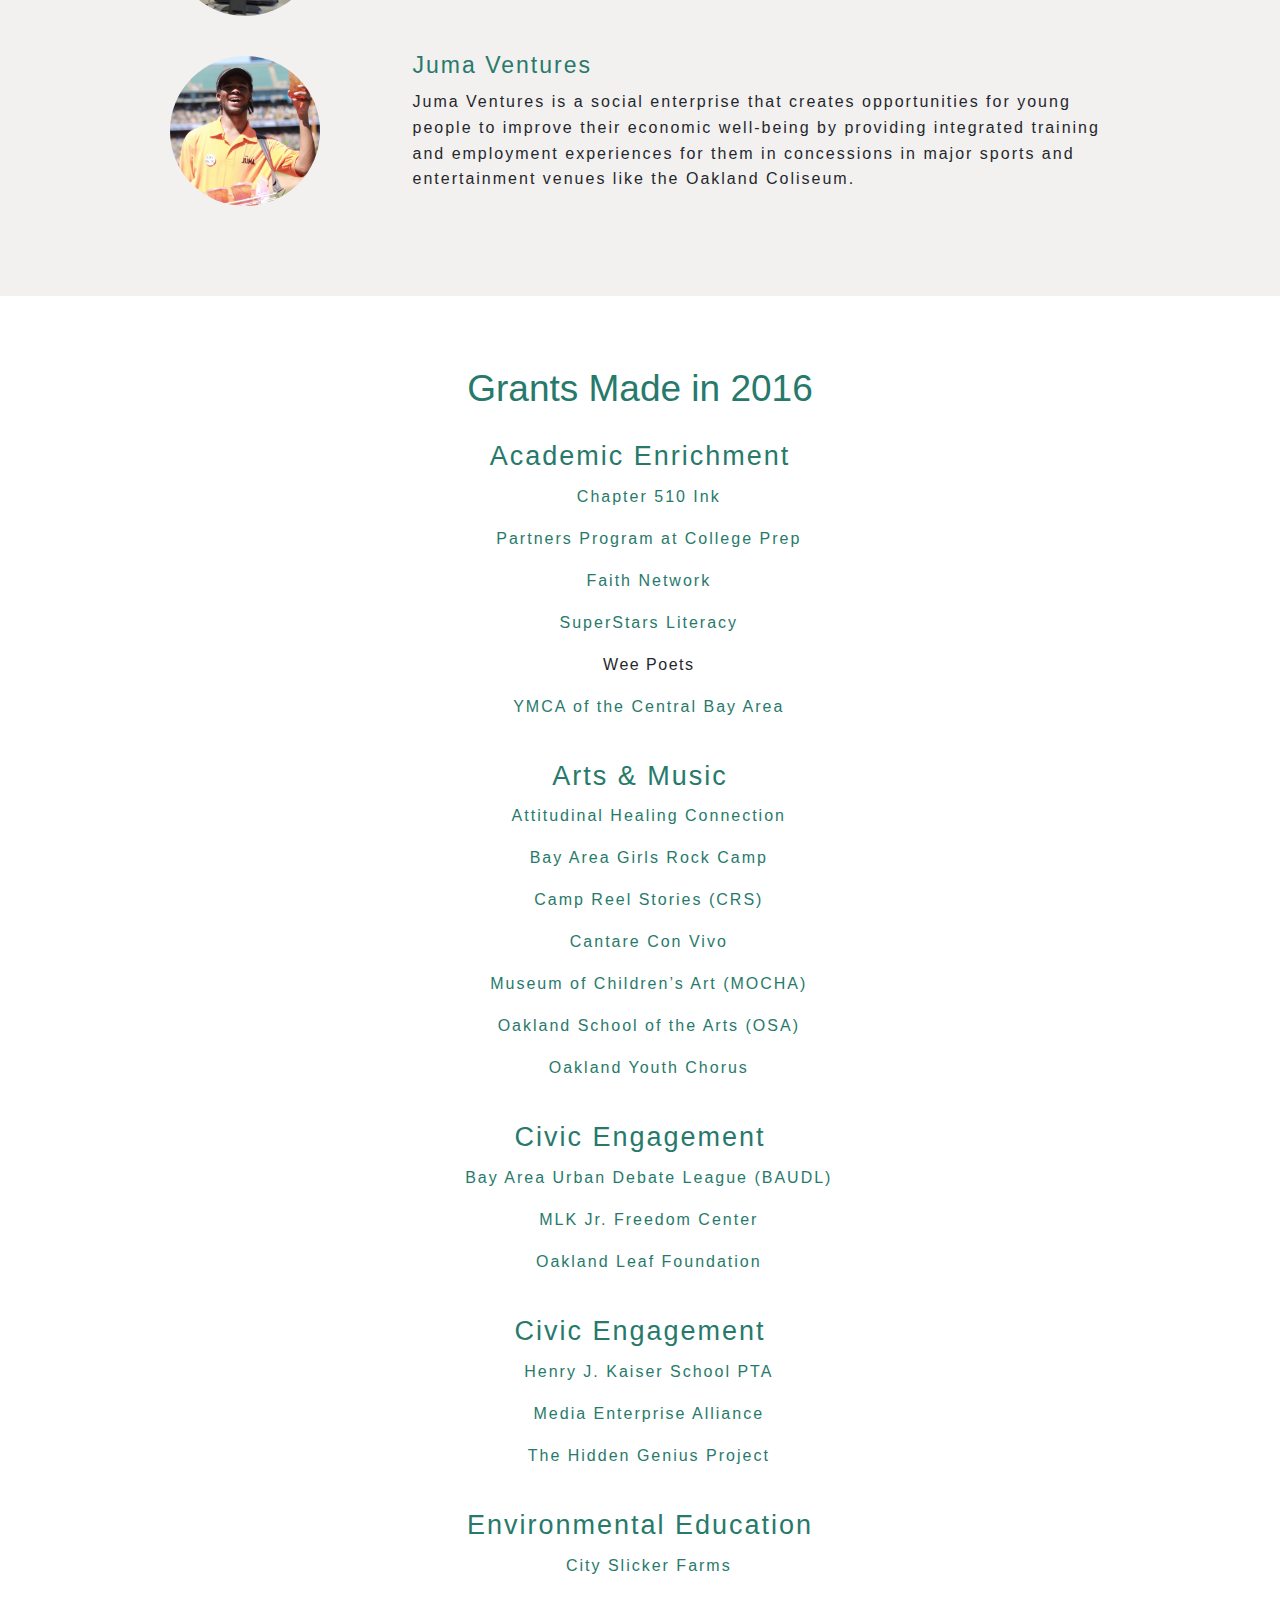
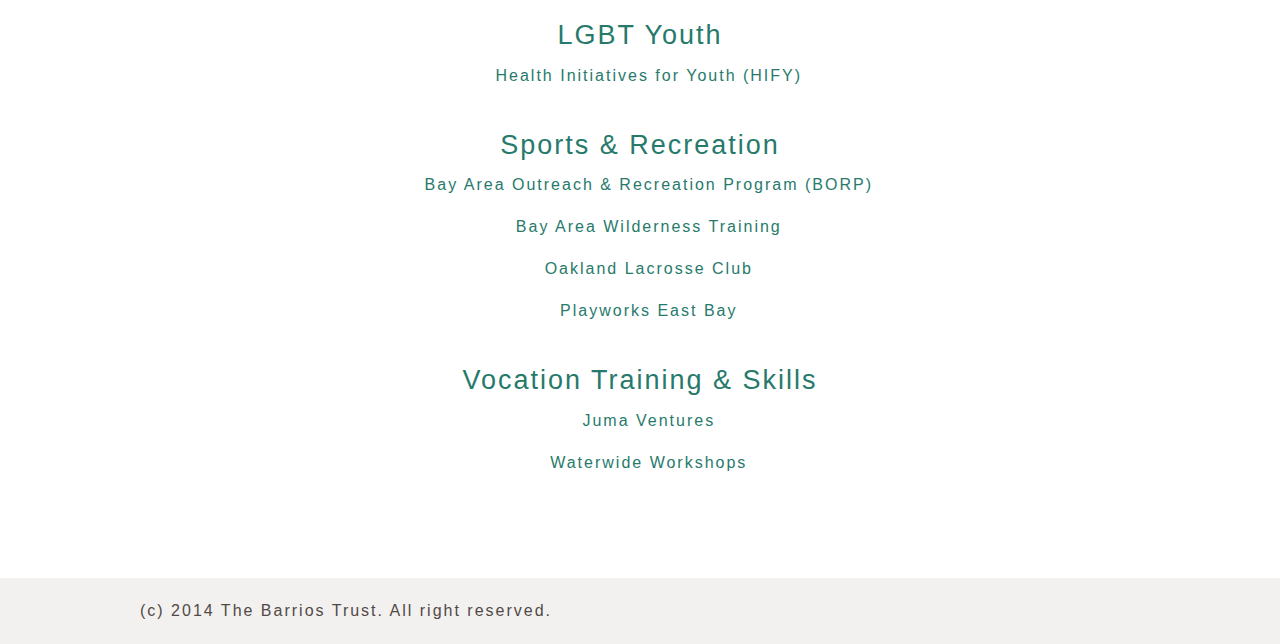
<file: past-grants.html>
<!DOCTYPE html>
<html>
<head>
<title>The Barrios Trust</title>
<meta charset="utf-8" />

<!-- Set the viewport width to device width for mobile -->
<meta name="viewport" content="width=device-width" />
<!-- Included CSS Files, use foundation.css if you do not want minified code -->
<link rel="stylesheet" href="./stylesheets/foundation.css">
<link rel="stylesheet" href="./stylesheets/normalize.css">
<link rel="stylesheet" href="./stylesheets/application.css">
<!-- Custom Modernizr for Foundation -->
<script src="./javascripts/vendor/modernizr.js"></script>

</head>
<body>
<div class="off-canvas-wrap">
  <div class="inner-wrap">

    <aside class="left-off-canvas-menu">

      <ul class="off-canvas-list">
        <li><a href="index.html">Barrios Trust</a></li>
        <li><a href="about.html">About</a></li>
        <li><a href="past-grants.html">Grantees</a></li>
        <li><a href="apply.html">Apply</a></li>
        <li><a href="contact.html">Contact</a></li>
      </ul>
    </aside>
    <nav class="tab-bar show-for-small" id="small-top-bar">
      <a class="left-off-canvas-toggle menu-icon" href="#">
        <span>BARRIOS</span>
      </a>
    </nav>
    <nav id="top-nav" class="top-bar hide-for-small dark-turqouise" data-topbar>
      <ul class="title-area">   
        <li>    
            <a href="index.html"><h3 class="name" id="org-name">The Barrios Trust</h3></a>
        </li>
      </ul>
      <section class="top-bar-section big-nav-tabs">
        <ul class="right right-nav" id="top-bar-ul">
          <li><a href="about.html">About</a></li>
          <li><a href="past-grants.html">Grantees</a></li>
          <li><a href="apply.html">Apply</a></li>
          <li><a href="contact.html">Contact</a></li>
        </ul>
      </section>
    </nav>
    <div style="background-color: #F3F0F0">
      <div class="photo-banner">
        <img src="./images/VOTA.jpg">
      </div>
      <div class="row padded-section featured-grantees">
        <div class="medium-12 large-12 columns">
          <h3>Featured Grantees</h3>
          <div class="row">
            <div class="medium-3 large-3 columns supporticons margin-top-20px" >
              <img src="./images/wilderness_training_square.jpg">
            </div>
            <div class="medium-9 large-9 columns supporticons" style="margin-top: 10px;">
              <h4><a href="http://www.bawt.org/">Bay Area Wilderness Training (BAWT)</a></h4>
              <p>BAWT creates opportunities for undeserved San Francisco Bay Area youth to experience wilderness firsthand and have powerful environmental educational experiences.</p>
            </div>
          </div>
          <div class="row">
            <div class="medium-3 large-3 columns supporticons margin-top-20px" >
              <img src="./images/girls_rock_square.jpg">
            </div>
            <div class="medium-9 large-9 columns supporticons" style="margin-top: 10px;">
              <h4><a href="https://www.bayareagirlsrockcamp.org/">Bay Area Girls Rock Camp (BAGRC)</a></h4>
              <p>BAGRC empowers girls through music, promoting an environment that fosters self-confidence, creativity and teamwork.</p>
            </div>
          </div>
          <div class="row">
            <div class="medium-3 large-3 columns supporticons margin-top-20px" >
              <img src="./images/VOTA_square.jpg">
            </div>
            <div class="medium-9 large-9 columns supporticons">
              <h4><a href="http://www.mlkfreedomcenter.org/">Martin Luther King Jr. Freedom Center</a></h4>
              <p>The MLK Jr. Freedom Center promotes Dr. King’s principles of non-violence as solutions to the grave injustices facing our communities today and encourages youth to become actively engaged in finding these solutions to challenges.</p>
            </div>
          </div>
          <div class="row">
            <div class="medium-3 large-3 columns supporticons margin-top-20px">
              <img src="./images/hidden_genius_2_square.jpg">
            </div>
            <div class="medium-9 large-9 columns supporticons" style="margin-top: 10px;">
              <h4><a href="http://www.hiddengeniusproject.org/">The Hidden Genius Project</a></h4>
              <p>The Hidden Genius Project trains and mentors black male youth in technology creation, entrepreneurship and leadership skills to transform their lives and communities.</p>
            </div>
          </div>
          <div class="row">
            <div class="medium-3 large-3 columns supporticons margin-top-20px" >
              <img src="./images/juma_2_square.jpg">
            </div>
            <div class="medium-9 large-9 columns supporticons" style="margin-top: 10px;">
              <h4><a href="http://www.juma.org/">Juma Ventures</a></h4>
              <p>Juma Ventures is a social enterprise that creates opportunities for young people to improve their economic well-being by providing integrated training and employment experiences for them in concessions in major sports and entertainment venues like the Oakland Coliseum.</p>
            </div>
          </div>
        </div>
      </div>
      <div style="background-color: white;">
        <div class="row padded-section">
          <div class="medium-12 large-12 columns recent-grantees">
            <h2 style="text-align: center; margin-bottom: 20px;">Grants Made in 2016</h2>
            <div class="row">
              <h3 style="margin-bottom: 0px;">Academic Enrichment</h3>
              <ul style="padding-top: 0px;">
                <li><a href="http://www.chapter510.org/">Chapter 510 Ink</a></li>
                <li><a href="https://www.college-prep.org/page/the-partners-program">Partners Program at College Prep</a></li>
                <li><a href="https://www.faith-network.com/">Faith Network</a></li>
                <li><a href="http://www.superstarsliteracy.org/">SuperStars Literacy</a></li>
                <li>Wee Poets</li>
                <li><a href="http://ymcacba.org/">YMCA of the Central Bay Area</a></li>
              </ul>
              <h3 style="margin-bottom: 0px;">Arts & Music</h3>
              <ul style="padding-top: 0px;">
                <li><a href="http://www.ahc-oakland.org/">Attitudinal Healing Connection</a></li>
                <li><a href="https://www.bayareagirlsrockcamp.org/">Bay Area Girls Rock Camp</a></li>
                <li><a href="http://campreelstories.com/">Camp Reel Stories (CRS)</a></li>
                <li><a href="https://www.cantareconvivo.org/">Cantare Con Vivo</a></li>
                <li><a href="http://mocha.org/">Museum of Children’s Art (MOCHA)</a></li>
                <li><a href="http://www.oakarts.org/">Oakland School of the Arts (OSA)</a></li>
                <li><a href="http://oaklandyouthchorus.org/">Oakland Youth Chorus</a></li>
              </ul>
              <h3 style="margin-bottom: 0px;">Civic Engagement</h3>
              <ul style="padding-top: 0px;">
                <li><a href="http://www.baudl.org/">Bay Area Urban Debate League (BAUDL)</a></li>
                <li><a href="http://www.mlkfreedomcenter.org/">MLK Jr. Freedom Center</a></li>
                <li><a href="http://www.oaklandleaf.org/">Oakland Leaf Foundation</a></li>
              </ul>
              <h3 style="margin-bottom: 0px;">Civic Engagement</h3>
              <ul style="padding-top: 0px;">
                <li><a href="http://www.kaiserelementary.org/">Henry J. Kaiser School PTA</a></li>
                <li><a href="http://www.meaoakland.org/">Media Enterprise Alliance</a></li>
                <li><a href="http://www.hiddengeniusproject.org/">The Hidden Genius Project</a></li>
              </ul>
              <h3 style="margin-bottom: 0px;">Environmental Education</h3>
              <ul style="padding-top: 0px;">
                <li><a href="http://www.cityslickerfarms.org/">City Slicker Farms</a></li>
              </ul>
              <h3 style="margin-bottom: 0px;">LGBT Youth</h3>
              <ul style="padding-top: 0px;">
                <li><a href="https://hi4youth.org">Health Initiatives for Youth (HIFY)</a></li>
              </ul>
              <h3 style="margin-bottom: 0px;">Sports & Recreation</h3>
              <ul style="padding-top: 0px;">
                <li><a href="http://www.borp.org/">Bay Area Outreach & Recreation Program (BORP)</a></li>
                <li><a href="http://www.bawt.org/">Bay Area Wilderness Training</a></li>
                <li><a href="http://oaklandlacrosse.org/">Oakland Lacrosse Club</a></li>
                <li><a href="http://www.playworks.org/communities/norcal">Playworks East Bay</a></li>
              </ul>
              <h3 style="margin-bottom: 0px;">Vocation Training & Skills</h3>
              <ul style="padding-top: 0px;">
                <li><a href="http://www.juma.org/">Juma Ventures</a></li>
                <li><a href="http://watersideworkshops.org/">Waterwide Workshops</a></li>
              </ul>
            </div> 
          </div>
        </div>
      </div> 
    </div>
      <footer>
        <div>
          <div class="row centered-text">
            <p> (c) 2014 The Barrios Trust. All right reserved.<!-- See our <a href="#">terms of use.</a>--></p>
          </div>
        </div>
      </footer>
    </div>
  </div>
</div>
<!-- Latest version of jQuery -->
<script src="./javascripts/jquery.js"></script>
<!-- Included JS Files (Minified) -->
<script src="./javascripts/foundation.min.js"></script>
<script type="./javascripts/foundation/foundation.offcanvas.js"></script>
<script>
  $(document).foundation();
</script>
</body>
</html>
</file>
<file: stylesheets/application.css>
h3, h4, p, a{
  font-weight: 200;
  letter-spacing: 2px;
}

#top-nav {
  height: 65px;
}

#top-nav ul{
  padding: 10px 30px 0px 0px;
  
}

#org-name{
  font-size: 1.2rem;
}

#top-bar-ul, #top-bar-ul li a{
  background-color: #277A6B;
  font-weight: lighter;
  letter-spacing: 2px;
}

#top-nav ul li{
  background-color: none;
}

#top-nav ul li a{
  text-transform: uppercase;
  color: #F3F0F0;
  padding-bottom: 6px;
}

#top-nav ul li a:hover{
  border-bottom: 3px white solid;
}

#top-nav ul h3{
  text-transform: uppercase;
  padding: 10px 0px 0px 0px;
  padding-left: 1.5em;
  text-align: baseline;
  color: #F3F0F0;
}

#top-nav ul h3 a{
  color: #F3F0F0;
  
}

#org-name{
  letter-spacing: 1px;
}

.example-orbit img {
  width: 100%;
  height: auto;
}

.example-orbit li div h3{
  font-weight: lighter;
  letter-spacing: 2px;
}

.orbit-bullets-container{
  margin-top: -3em;
}

.orbit-container{
  height: auto;
}

.orbit-caption h3{
  padding: .8em 0em .8em 1.5em;
  font-weight: 300;
  color: #F3F0F0;
}

.feature-section{
  margin-top: -1em;
}

.featured-grants a{
  color: white;
  text-decoration: none;
}
.margin-top-20px{
  margin-top: 20px;
}

.margin-top-40px{
  margin-top: 40px;
}

.dark-turqouise{
  background-color: #277A6B;
  color: #F3F0F0;
}

.dark-turqouise p{
  font-weight: thin;
}

.padded-section{
  padding: 4em 0em;
}

.warren-quote{
  margin-top: 3em;
  /*display: inline-block; 
  float: right; 
  width: 66%; 
  position: relative; 
  padding: 7em 3em;*/

}

.founder-feature{
  height: 100%;
}

.founder-photo{
  float: center;
}

/*.founder-feature div:first-child{
  float: left; 
  width: 34%; 
  position: relative;
}*/

.warren-quote h4:first-child{

  line-height: 2em;
  font-style: italic;
  display: inline;
  position: relative;
  color: #F3F0F0;
  font-weight: 100;
}

.photo-banner img{
  width: 100%;
  margin: 0 auto;

}

.bio-section img {
  width: 200px;
  border-radius: 100px;
}

/* Grants page */

.featured-grantees .row {
  margin: 20px auto;
}
.featured-grantees .row img {
  width: 150px;
  border-radius: 75px;
  margin-top: 20px auto;
}
.recent-grantees h3 {
  text-align: center;
  margin-bottom: 20px;
}
.recent-grantees ul {
  line-height: 2;
  letter-spacing: 1.5px;
  padding: 10px 0px;
}
 .recent-grantees ul li {
    text-align: center;
   list-style-type: none;
   padding: 5px 0px;
}
/*Contact page */
label {
    display:block;
    margin-top:20px;
    letter-spacing:2px;
}

form {
    left: 0px;
    /*margin:0 auto;

    width: 45%;*/
    width:390px;
}

input, textarea {
    /*width:45%;*/
    width: 390px;
    height:27px;
    background:white;
    border:0;
    padding:10px;
    margin-top:3px;
    font-size:0.9em;
    color:#3a3a3a;
    -moz-border-radius:5px;
    -webkit-border-radius:5px;
    border-radius:5px;
    font-family: inherit;
    border: 1px solid #cccccc;
    -webkit-box-shadow: inset 0 1px 2px rgba(0, 0, 0, 0.1);
    box-shadow: inset 0 1px 2px rgba(0, 0, 0, 0.1);
    color: rgba(0, 0, 0, 0.75);
    display: block;
    font-size: 0.875rem;
    margin: 0 0 1rem 0;
    padding: 0.5rem;
    height: 2.3125rem;
    width: 100%;
    -moz-box-sizing: border-box;
    -webkit-box-sizing: border-box;
    box-sizing: border-box;
    -webkit-transition: -webkit-box-shadow 0.45s, border-color 0.45s ease-in-out;
    -moz-transition: -moz-box-shadow 0.45s, border-color 0.45s ease-in-out;
    transition: box-shadow 0.45s, border-color 0.45s ease-in-out;
}

textarea {
  height: 125px;
  background:white;
  font-family: helvetica;
  letter-spacing: 1.2;
}


input:focus, textarea:focus {
    border:1px solid #97d6eb;
}

form input, input[type="name"], input[type="email"], input[type="text"], textarea {

  background-color : #F3F0F0; 

}

#submit2 {
    color: white;
    width:127px;
    height:50px;
    background:#504a46;
    font-size: 1em;
    /*text-indent:-9999px;*/
    border:none;
    margin-top:20px;
    cursor:pointer;
}

  #submit2:hover {
      opacity:.9;
  }

.map-holder {
  text-align: center;
}
.map{
  margin-top: 10px;
  border-radius: 5px;
  width: 70%;
}

  /*footer*/

footer div{
  background-color: #F3F0F0;
  color: #504A46;
  
}

footer div p{
  margin: 20px 0px 20px 0px;
}
</file>
